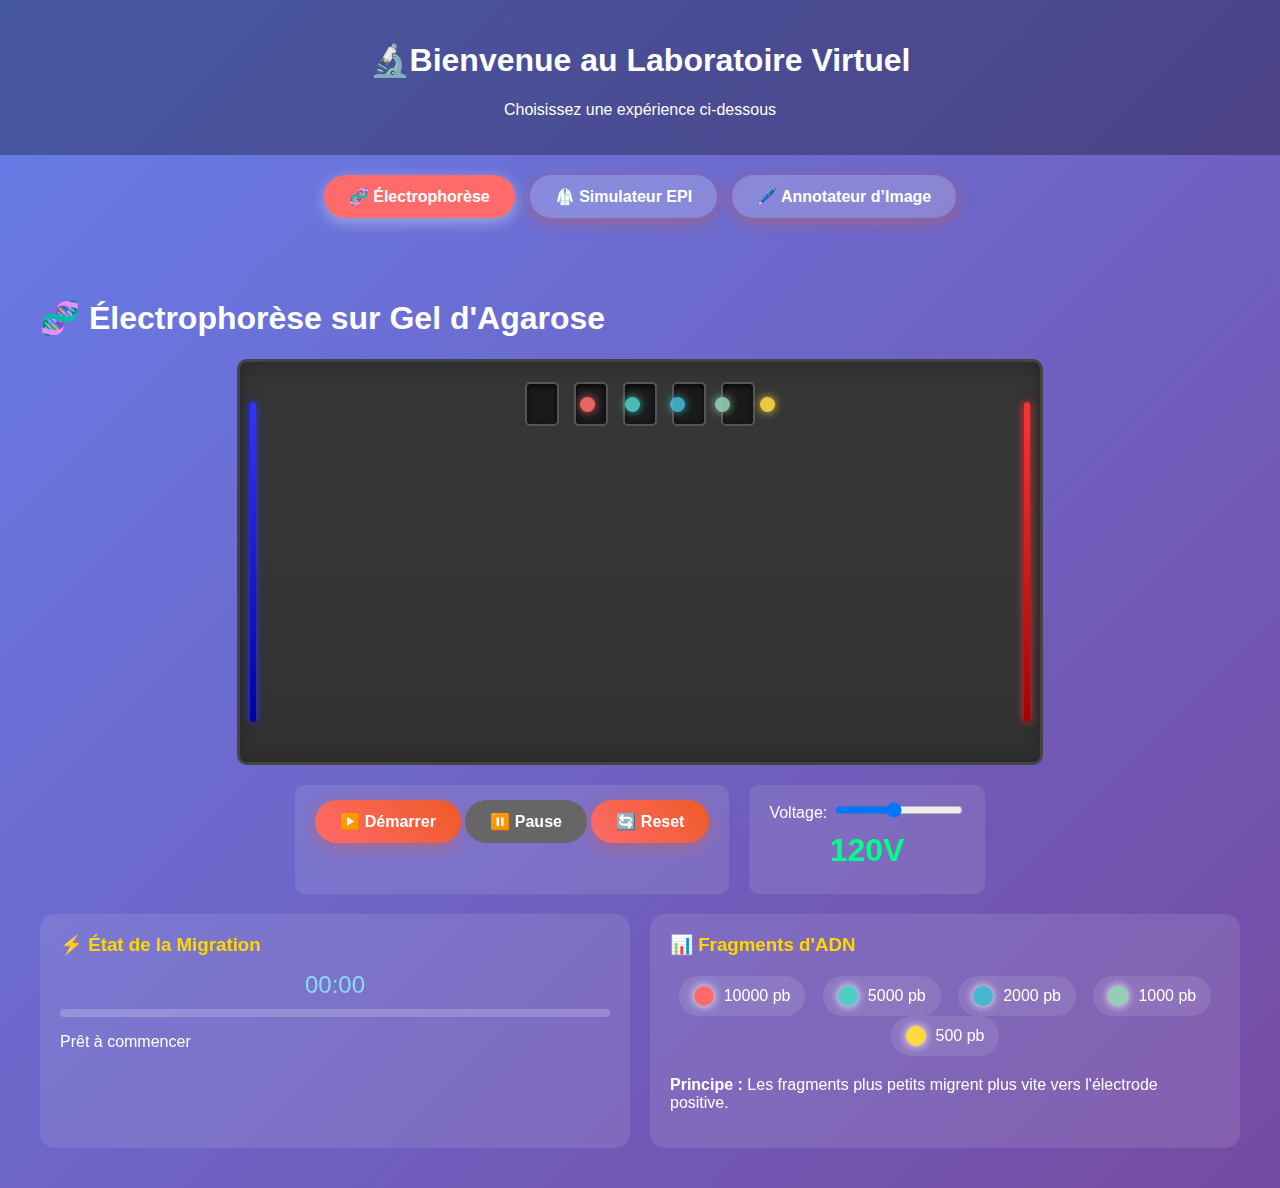
<file: index.html>
<!DOCTYPE html>
<html lang="fr">
<head>
  <meta charset="UTF-8">
  <meta name="viewport" content="width=device-width, initial-scale=1.0">
  <title>Laboratoire Virtuel - Plateforme</title>
  <link rel="stylesheet" href="style.css">
</head>
<body>
  <header>
    <h1>🔬Bienvenue au Laboratoire Virtuel</h1>
    <p>Choisissez une expérience ci-dessous</p>
  </header>

  <div class="tabs">
    <button class="tab-btn active" data-target="gel">🧬 Électrophorèse</button>
    <button class="tab-btn" data-target="epi">🥼 Simulateur EPI</button>
    <button class="tab-btn" onclick="window.location.href='annotateur.html'">
  🖊️ Annotateur d’Image
</button>

  </div>

  <!-- Expérience 1 -->
  <div id="gel" class="experiment active">
    <div class="container">
      <h1>🧬 Électrophorèse sur Gel d'Agarose</h1>
      <div class="gel-container">
        <div class="gel-background" id="gel-area">
          <div class="electrodes">
            <div class="electrode negative"></div>
            <div class="electrode positive"></div>
          </div>
          <div class="wells" id="wells-container">
            <div class="well"></div>
            <div class="well"></div>
            <div class="well"></div>
            <div class="well"></div>
            <div class="well"></div>
          </div>
        </div>
      </div>

      <div class="controls">
        <div class="control-group">
          <button id="start-btn">▶️ Démarrer</button>
          <button id="pause-btn" disabled>⏸️ Pause</button>
          <button id="reset-btn">🔄 Reset</button>
        </div>
        
        <div class="control-group">
          <label>Voltage:</label>
          <input type="range" id="voltage-slider" min="50" max="200" value="120">
          <div class="voltage-display" id="voltage-display">120V</div>
        </div>
      </div>

      <div class="info-panel">
        <div class="info-box">
          <h3>⚡ État de la Migration</h3>
          <div class="time-display" id="time-display">00:00</div>
          <div class="progress-bar">
            <div class="progress-fill" id="progress-fill"></div>
          </div>
          <p id="status-text">Prêt à commencer</p>
        </div>

        <div class="info-box">
          <h3>📊 Fragments d'ADN</h3>
          <div class="legend">
            <div class="legend-item">
              <div class="legend-color" style="background: #ff6b6b;"></div>
              <span>10000 pb</span>
            </div>
            <div class="legend-item">
              <div class="legend-color" style="background: #4ecdc4;"></div>
              <span>5000 pb</span>
            </div>
            <div class="legend-item">
              <div class="legend-color" style="background: #45b7d1;"></div>
              <span>2000 pb</span>
            </div>
            <div class="legend-item">
              <div class="legend-color" style="background: #96ceb4;"></div>
              <span>1000 pb</span>
            </div>
            <div class="legend-item">
              <div class="legend-color" style="background: #ffd93d;"></div>
              <span>500 pb</span>
            </div>
          </div>
          <p><strong>Principe :</strong> Les fragments plus petits migrent plus vite vers l'électrode positive.</p>
        </div>
      </div>
    </div>
  </div>

  <!-- Expérience 2 -->
  <div id="epi" class="experiment">
    <div class="container">
      <div class="header-epi">
        <h1>🥼 Simulateur EPI - Laboratoire de Biosécurité</h1>
        <p>Cliquez sur les équipements pour habiller le mannequin selon le niveau de sécurité requis</p>
      </div>
      
      <div class="main-content">
        <div class="epi-selection">
          <div class="level-section">
            <div class="level-title">🟢 Niveau BSL-1 (Basique)</div>
            <div class="epi-item" data-epi="gants">
              <div class="epi-icon">🧤</div>
              <div><strong>Gants</strong><br><small>Protection des mains</small></div>
            </div>
            <div class="epi-item" data-epi="blouse">
              <div class="epi-icon">🥼</div>
              <div><strong>Blouse</strong><br><small>Protection du corps</small></div>
            </div>
          </div>

          <div class="level-section">
            <div class="level-title">🟡 Niveau BSL-2 (Modéré)</div>
            <div class="epi-item" data-epi="lunettes">
              <div class="epi-icon">🥽</div>
              <div><strong>Lunettes</strong><br><small>Protection des yeux</small></div>
            </div>
            <div class="epi-item" data-epi="masque">
              <div class="epi-icon">😷</div>
              <div><strong>Masque</strong><br><small>Protection respiratoire</small></div>
            </div>
            <div class="epi-item" data-epi="chaussures">
              <div class="epi-icon">👟</div>
              <div><strong>Chaussures</strong><br><small>Protection des pieds</small></div>
            </div>
          </div>

          <div class="level-section">
            <div class="level-title">🔴 Niveau BSL-3/4 (Élevé)</div>
            <div class="epi-item" data-epi="charlotte">
              <div class="epi-icon">🧢</div>
              <div><strong>Charlotte</strong><br><small>Protection des cheveux</small></div>
            </div>
            <div class="epi-item" data-epi="combinaison">
              <div class="epi-icon">🦺</div>
              <div><strong>Combinaison</strong><br><small>Protection complète</small></div>
            </div>
          </div>
        </div>

        <div class="mannequin-area">
          <div class="stats-panel">
            <div class="protection-level">Niveau: <span id="current-level">0</span>%</div>
            <div class="level-indicator"><div class="level-fill" id="level-fill" style="width: 0%"></div></div>
            <div id="active-epi">Aucun EPI sélectionné</div>
            <button class="reset-btn" onclick="resetAll()">🔄 Tout enlever</button>
          </div>

          <div class="mannequin-container">
            <div class="hair"></div>
            <div class="head"><div class="face-features"><div class="eyes eye-left"></div><div class="eyes eye-right"></div><div class="mouth"></div></div></div>
            <div class="neck"></div>
            <div class="torso"><div class="pocket pocket-left"></div><div class="pocket pocket-right"></div></div>
            <div class="tie"></div><div class="badge"></div>
            <div class="arm arm-left"><div class="arm-upper"></div><div class="arm-lower"></div></div>
            <div class="arm arm-right"><div class="arm-upper"></div><div class="arm-lower"></div></div>
            <div class="leg leg-left"><div class="leg-upper"></div><div class="leg-lower"></div></div>
            <div class="leg leg-right"><div class="leg-upper"></div><div class="leg-lower"></div></div>
            <div class="base-shoes base-shoe-left"></div><div class="base-shoes base-shoe-right"></div>
            <div class="epi-item-on-mannequin gants left" id="gants-left"></div>
            <div class="epi-item-on-mannequin gants right" id="gants-right"></div>
            <div class="epi-item-on-mannequin blouse" id="blouse-item"></div>
            <div class="epi-item-on-mannequin masque" id="masque-item"></div>
            <div class="epi-item-on-mannequin lunettes" id="lunettes-item"></div>
            <div class="epi-item-on-mannequin charlotte" id="charlotte-item"></div>
            <div class="epi-item-on-mannequin chaussures left" id="chaussures-left"></div>
            <div class="epi-item-on-mannequin chaussures right" id="chaussures-right"></div>
            <div class="epi-item-on-mannequin combinaison" id="combinaison-item"></div>
          </div>
        </div>
      </div>
    </div>
  </div>

  <script src="script.js"></script>
</body>
</html>
</file>
<file: style.css>
/* --- Style global et navigation --- */
body {
  font-family: 'Arial', sans-serif;
  margin: 0;
  background: linear-gradient(135deg, #667eea 0%, #764ba2 100%);
  color: white;
  min-height: 100vh;
}

header {
  text-align: center;
  padding: 20px;
  background: rgba(0,0,0,0.3);
}

.tabs {
  display: flex;
  justify-content: center;
  gap: 15px;
  margin: 20px 0;
}

.tab-btn {
  background: rgba(255,255,255,0.2);
  border: none;
  padding: 12px 25px;
  border-radius: 25px;
  color: white;
  font-size: 16px;
  font-weight: bold;
  cursor: pointer;
  transition: all 0.3s ease;
}

.tab-btn.active {
  background: #ff6b6b;
  box-shadow: 0 4px 15px rgba(255,255,255,0.4);
}

.experiment {
  display: none;
  padding: 20px;
}

.experiment.active {
  display: block;
}

.container {
  max-width: 1200px;
  margin: 0 auto;
  border-radius: 20px;
  padding: 20px;
}


/* --- Styles Électrophorèse --- */
.gel-container {
  background: #2a2a2a;
  border: 3px solid #444;
  border-radius: 10px;
  width: 800px;
  height: 400px;
  margin: 20px auto;
  position: relative;
  box-shadow: inset 0 0 20px rgba(0,0,0,0.5);
}

.gel-background {
  width: 100%;
  height: 100%;
  background: linear-gradient(180deg, 
      rgba(100, 100, 100, 0.2) 0%,
      rgba(80, 80, 80, 0.3) 50%,
      rgba(60, 60, 60, 0.4) 100%);
  border-radius: 7px;
  position: relative;
  overflow: hidden;
}

.wells {
  position: absolute;
  top: 20px;
  left: 50%;
  transform: translateX(-50%);
  display: flex;
  gap: 15px;
}

.well {
  width: 30px;
  height: 40px;
  background: #1a1a1a;
  border: 2px solid #555;
  border-radius: 5px;
  position: relative;
  box-shadow: inset 0 2px 5px rgba(0,0,0,0.8);
}

.dna-fragment {
  position: absolute;
  border-radius: 50%;
  opacity: 0.9;
  z-index: 10;
  width: 15px;
  height: 15px;
}

.controls {
  display: flex;
  justify-content: center;
  gap: 20px;
  margin: 20px 0;
  flex-wrap: wrap;
}

.control-group {
  background: rgba(255, 255, 255, 0.1);
  padding: 15px 20px;
  border-radius: 10px;
  backdrop-filter: blur(5px);
}

button {
  background: linear-gradient(45deg, #ff6b6b, #ee5a24);
  color: white;
  border: none;
  padding: 12px 25px;
  border-radius: 25px;
  cursor: pointer;
  font-size: 16px;
  font-weight: bold;
  transition: all 0.3s ease;
  box-shadow: 0 4px 15px rgba(238, 90, 36, 0.4);
}

button:hover {
  transform: translateY(-2px);
  box-shadow: 0 6px 20px rgba(238, 90, 36, 0.6);
}

button:disabled {
  background: #666;
  cursor: not-allowed;
  transform: none;
  box-shadow: none;
}

.info-panel {
  display: grid;
  grid-template-columns: 1fr 1fr;
  gap: 20px;
  margin-top: 20px;
}

.info-box {
  background: rgba(255, 255, 255, 0.1);
  padding: 20px;
  border-radius: 15px;
  backdrop-filter: blur(5px);
}

.info-box h3 {
  margin: 0 0 15px 0;
  color: #ffd700;
}

.voltage-display {
  font-size: 2em;
  font-weight: bold;
  color: #00ff88;
  text-align: center;
  margin: 10px 0;
}

.time-display {
  font-size: 1.5em;
  color: #88ddff;
  text-align: center;
}

.electrodes {
  position: absolute;
  top: 0;
  width: 100%;
  height: 100%;
  pointer-events: none;
}

.electrode {
  position: absolute;
  width: 6px;
  height: 80%;
  top: 10%;
  border-radius: 3px;
}

.electrode.negative {
  left: 10px;
  background: linear-gradient(180deg, #3333ff, #0000aa);
  box-shadow: 0 0 10px #3333ff;
}

.electrode.positive {
  right: 10px;
  background: linear-gradient(180deg, #ff3333, #aa0000);
  box-shadow: 0 0 10px #ff3333;
}

.progress-bar {
  width: 100%;
  height: 8px;
  background: rgba(255,255,255,0.2);
  border-radius: 4px;
  overflow: hidden;
  margin: 10px 0;
}

.progress-fill {
  height: 100%;
  background: linear-gradient(90deg, #00ff88, #0099ff);
  width: 0%;
  transition: width 0.3s ease;
}

.legend {
  display: flex;
  justify-content: space-around;
  margin: 20px 0;
  flex-wrap: wrap;
}

.legend-item {
  display: flex;
  align-items: center;
  gap: 10px;
  background: rgba(255,255,255,0.1);
  padding: 10px 15px;
  border-radius: 20px;
}

.legend-color {
  width: 20px;
  height: 20px;
  border-radius: 50%;
  box-shadow: 0 0 10px currentColor;
}


/* --- Styles Simulateur EPI --- */
.header-epi {
  background: linear-gradient(135deg, #2c3e50 0%, #3498db 100%);
  color: white;
  padding: 20px;
  text-align: center;
  border-radius: 15px;
  margin-bottom: 20px;
}

.main-content {
  display: flex;
  min-height: 600px;
}

.epi-selection {
  width: 350px;
  background: #f8f9fa;
  padding: 20px;
  border-right: 2px solid #e9ecef;
  overflow-y: auto;
  color: black;
}

.level-section { margin-bottom: 30px; }

.level-title {
  background: #495057;
  color: white;
  padding: 10px;
  border-radius: 8px;
  margin-bottom: 15px;
  font-weight: bold;
}

.epi-item {
  display: flex;
  align-items: center;
  padding: 12px;
  margin: 8px 0;
  background: white;
  border: 2px solid #dee2e6;
  border-radius: 10px;
  cursor: pointer;
  transition: all 0.3s ease;
}

.epi-item:hover {
  border-color: #007bff;
  transform: translateX(5px);
  box-shadow: 0 4px 12px rgba(0,123,255,0.2);
}

.epi-item.selected {
  border-color: #28a745;
  background: #d4edda;
}

.epi-icon {
  width: 40px;
  height: 40px;
  margin-right: 12px;
  background: #6c757d;
  border-radius: 50%;
  display: flex;
  align-items: center;
  justify-content: center;
  color: white;
  font-size: 18px;
}

.mannequin-area {
  flex: 1;
  display: flex;
  justify-content: center;
  align-items: center;
  background: linear-gradient(135deg, #f5f7fa 0%, #c3cfe2 100%);
  position: relative;
  padding: 40px;
  border-radius: 15px;
}


.mannequin-container {
            position: relative;
            width: 180px;
            height: 480px;
            margin: 0 auto;
        }

        /* Tête */
        .head {
            width: 70px;
            height: 80px;
            background: #F4C2A1;
            border-radius: 35px;
            position: absolute;
            top: 0;
            left: 50%;
            transform: translateX(-50%);
            z-index: 10;
        }

        /* Cheveux */
        .hair {
            width: 75px;
            height: 50px;
            background: #8B4513;
            border-radius: 40px 40px 20px 20px;
            position: absolute;
            top: -5px;
            left: 50%;
            transform: translateX(-50%);
            z-index: 9;
        }

        /* Visage */
        .face-features {
            position: absolute;
            top: 20px;
            left: 50%;
            transform: translateX(-50%);
            z-index: 11;
        }

        .eyes {
            width: 4px;
            height: 4px;
            background: #333;
            border-radius: 50%;
            position: absolute;
            top: 0;
        }

        .eye-left { left: -8px; }
        .eye-right { right: -8px; }

        .mouth {
            width: 15px;
            height: 2px;
            background: #333;
            border-radius: 2px;
            position: absolute;
            top: 15px;
            left: 50%;
            transform: translateX(-50%);
        }

        /* Cou */
        .neck {
            width: 25px;
            height: 15px;
            background: #F4C2A1;
            position: absolute;
            top: 80px;
            left: 50%;
            transform: translateX(-50%);
            z-index: 8;
        }

        /* Torse */
        .torso {
            width: 120px;
            height: 180px;
            background: white;
            position: absolute;
            top: 95px;
            left: 50%;
            transform: translateX(-50%);
            border-radius: 8px;
            z-index: 5;
        }

        /* Cravate */
        .tie {
            width: 15px;
            height: 80px;
            background: #4A90E2;
            position: absolute;
            top: 95px;
            left: 50%;
            transform: translateX(-50%);
            z-index: 6;
            clip-path: polygon(0% 0%, 100% 0%, 100% 85%, 50% 100%, 0% 85%);
        }

        /* Badge */
        .badge {
            width: 20px;
            height: 25px;
            background: #E8E8E8;
            border: 1px solid #333;
            position: absolute;
            top: 120px;
            right: 20px;
            z-index: 7;
            border-radius: 3px;
        }

        .badge::after {
            content: "";
            width: 8px;
            height: 2px;
            background: #333;
            position: absolute;
            top: 8px;
            left: 6px;
        }

        /* Poches blouse */
        .pocket {
            width: 35px;
            height: 25px;
            background: rgba(200, 200, 200, 0.3);
            border: 1px solid #ddd;
            position: absolute;
            top: 220px;
            border-radius: 3px;
        }

        .pocket-left { left: 20px; }
        .pocket-right { right: 20px; }

        /* Bras */
        .arm {
            width: 35px;
            height: 140px;
            position: absolute;
            top: 110px;
        }

        .arm-upper {
            width: 35px;
            height: 80px;
            background: white;
            border-radius: 8px;
        }

        .arm-lower {
            width: 28px;
            height: 60px;
            background: #F4C2A1;
            border-radius: 14px;
            position: absolute;
            top: 75px;
            left: 4px;
        }

        .arm-left {
            left: -25px;
        }

        .arm-right {
            right: -25px;
        }

        /* Jambes */
        .leg {
            width: 45px;
            height: 180px;
            position: absolute;
            top: 275px;
        }

        .leg-upper {
            width: 45px;
            height: 100px;
            background: #8B4513;
            border-radius: 8px;
        }

        .leg-lower {
            width: 40px;
            height: 80px;
            background: #8B4513;
            position: absolute;
            top: 95px;
            left: 2px;
            border-radius: 0 0 15px 15px;
        }

        .leg-left {
            left: 30px;
        }

        .leg-right {
            right: 30px;
        }

        /* Chaussures de base */
        .base-shoes {
            width: 50px;
            height: 20px;
            background: #654321;
            border-radius: 25px 25px 5px 5px;
            position: absolute;
            top: 450px;
        }

        .base-shoe-left {
            left: 25px;
        }

        .base-shoe-right {
            right: 25px;
        }

        /* EPI Styles */
        .epi-item-on-mannequin {
            position: absolute;
            display: none;
        }

        .epi-item-on-mannequin.active {
            display: block;
        }

        .gants {
            width: 30px;
            height: 35px;
            background: #28a745;
            border-radius: 15px;
            top: 185px;
            border: 2px solid #1e7e34;
        }

        .gants.left {
            left: -15px;
        }

        .gants.right {
            right: -15px;
        }

        .blouse {
            width: 140px;
            height: 200px;
            background: rgba(255, 255, 255, 0.95);
            border: 3px solid #007bff;
            border-radius: 8px;
            top: 95px;
            left: 50%;
            transform: translateX(-50%);
            z-index: 4;
        }

        .blouse::before {
            content: "";
            width: 30px;
            height: 20px;
            background: rgba(200, 200, 200, 0.5);
            border: 1px solid #ddd;
            position: absolute;
            bottom: 40px;
            left: 15px;
            border-radius: 3px;
        }

        .blouse::after {
            content: "";
            width: 30px;
            height: 20px;
            background: rgba(200, 200, 200, 0.5);
            border: 1px solid #ddd;
            position: absolute;
            bottom: 40px;
            right: 15px;
            border-radius: 3px;
        }

        .masque {
            width: 45px;
            height: 25px;
            background: #fff;
            border-radius: 12px;
            top: 35px;
            left: 50%;
            transform: translateX(-50%);
            border: 2px solid #e0e0e0;
            z-index: 12;
        }

        .masque::before {
            content: "";
            width: 35px;
            height: 15px;
            background: #f0f0f0;
            border-radius: 8px;
            position: absolute;
            top: 5px;
            left: 5px;
        }

        .lunettes {
            width: 55px;
            height: 15px;
            background: rgba(0, 0, 0, 0.8);
            border-radius: 8px;
            top: 25px;
            left: 50%;
            transform: translateX(-50%);
            border: 2px solid #333;
            z-index: 13;
        }

        .lunettes::before {
            content: "";
            width: 20px;
            height: 10px;
            background: rgba(255, 255, 255, 0.3);
            border-radius: 50%;
            position: absolute;
            top: 2px;
            left: 5px;
        }

        .lunettes::after {
            content: "";
            width: 20px;
            height: 10px;
            background: rgba(255, 255, 255, 0.3);
            border-radius: 50%;
            position: absolute;
            top: 2px;
            right: 5px;
        }

        .charlotte {
            width: 85px;
            height: 40px;
            background: #17a2b8;
            border-radius: 50%;
            top: -15px;
            left: 50%;
            transform: translateX(-50%);
            border: 2px solid #138496;
            z-index: 8;
        }

        .chaussures {
            width: 55px;
            height: 25px;
            background: #6f42c1;
            border-radius: 15px 15px 5px 5px;
            top: 445px;
            border: 2px solid #5a32a3;
        }

        .chaussures.left {
            left: 20px;
        }

        .chaussures.right {
            right: 20px;
        }

        .combinaison {
            width: 160px;
            height: 300px;
            background: rgba(255, 215, 0, 0.9);
            border: 3px solid #ffc107;
            border-radius: 15px;
            top: 80px;
            left: 50%;
            transform: translateX(-50%);
            z-index: 3;
        }

        .combinaison::before {
            content: "";
            width: 30px;
            height: 80px;
            background: rgba(255, 255, 255, 0.3);
            position: absolute;
            top: 20px;
            left: 50%;
            transform: translateX(-50%);
            border-radius: 5px;
        }

        .stats-panel {
            position: absolute;
            top: 20px;
            right: 20px;
            background: white;
            padding: 20px;
            border-radius: 15px;
            box-shadow: 0 8px 20px rgba(0,0,0,0.1);
            min-width: 200px;
        }

        .protection-level {
            font-size: 24px;
            font-weight: bold;
            color: #28a745;
            margin-bottom: 10px;
        }

        .level-indicator {
            width: 100%;
            height: 20px;
            background: #e9ecef;
            border-radius: 10px;
            overflow: hidden;
            margin-bottom: 15px;
        }

        .level-fill {
            height: 100%;
            background: linear-gradient(90deg, #dc3545, #ffc107, #28a745);
            transition: width 0.3s ease;
            border-radius: 10px;
        }

        .reset-btn {
            background: #dc3545;
            color: white;
            border: none;
            padding: 10px 20px;
            border-radius: 8px;
            cursor: pointer;
            font-size: 14px;
            transition: all 0.3s ease;
        }

        .reset-btn:hover {
            background: #c82333;
            transform: translateY(-2px);
        }
</file>
